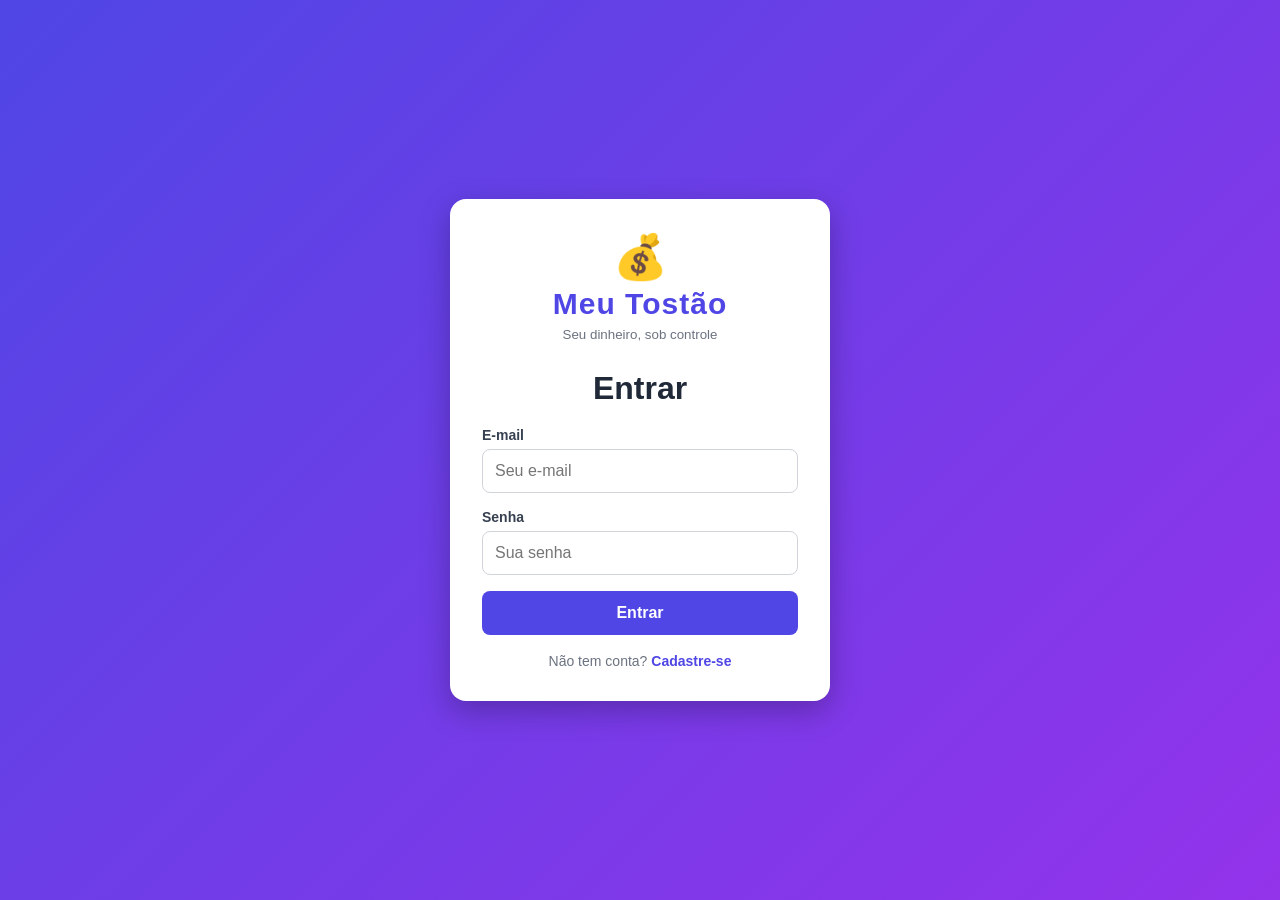
<file: index.html>
<!DOCTYPE html>
<html lang="pt-BR">
<head>
  <meta charset="UTF-8">
  <meta name="viewport" content="width=device-width, initial-scale=1.0">
  <title>Meu Tostão - Entrar</title>
  <link rel="stylesheet" href="style.css">
  <script type="module" src="login.js"></script>
</head>
<body>
  <main class="caixa">
    <div class="marca">
      <span class="moeda">💰</span>
      <span class="marca-nome">Meu Tostão</span>
      <small>Seu dinheiro, sob controle</small>
    </div>

    <!-- LOGIN -->
    <form id="form-login">
      <h1>Entrar</h1>

      <label for="login-email">E-mail</label>
      <input
        type="email"
        id="login-email"
        placeholder="Seu e-mail"
        autocomplete="email"
        required
      >

      <label for="login-senha">Senha</label>
      <input
        type="password"
        id="login-senha"
        placeholder="Sua senha"
        autocomplete="current-password"
        required
      >

      <button type="submit">Entrar</button>

      <p class="aviso" id="aviso-login" role="status" aria-live="polite"></p>

      <p class="troca">
        Não tem conta?
        <a href="#" id="ir-cadastro">Cadastre-se</a>
      </p>
    </form>

    <!-- CADASTRO -->
    <form id="form-cadastro" class="escondido">
      <h1>Criar conta</h1>

      <label for="cad-nome">Nome</label>
      <input
        type="text"
        id="cad-nome"
        placeholder="Seu nome"
        autocomplete="name"
        required
      >

      <label for="cad-email">E-mail</label>
      <input
        type="email"
        id="cad-email"
        placeholder="Seu e-mail"
        autocomplete="email"
        required
      >

      <label for="cad-senha">Senha</label>
      <input
        type="password"
        id="cad-senha"
        placeholder="Mínimo de 6 caracteres"
        minlength="6"
        autocomplete="new-password"
        required
      >

      <button type="submit">Cadastrar</button>

      <p class="aviso" id="aviso-cadastro" role="status" aria-live="polite"></p>

      <p class="troca">
        Já tem conta?
        <a href="#" id="ir-login">Entrar</a>
      </p>
    </form>
  </main>

<script>
document.addEventListener("contextmenu", function (e) {
  e.preventDefault();
});

document.addEventListener("keydown", function (e) {
  if (
    e.key === "F12" ||
    (e.ctrlKey && e.shiftKey && ["I", "J", "C"].includes(e.key.toUpperCase())) ||
    (e.ctrlKey && e.key.toUpperCase() === "U")
  ) {
    e.preventDefault();
  }
});
</script>

</body>
</html>
</file>
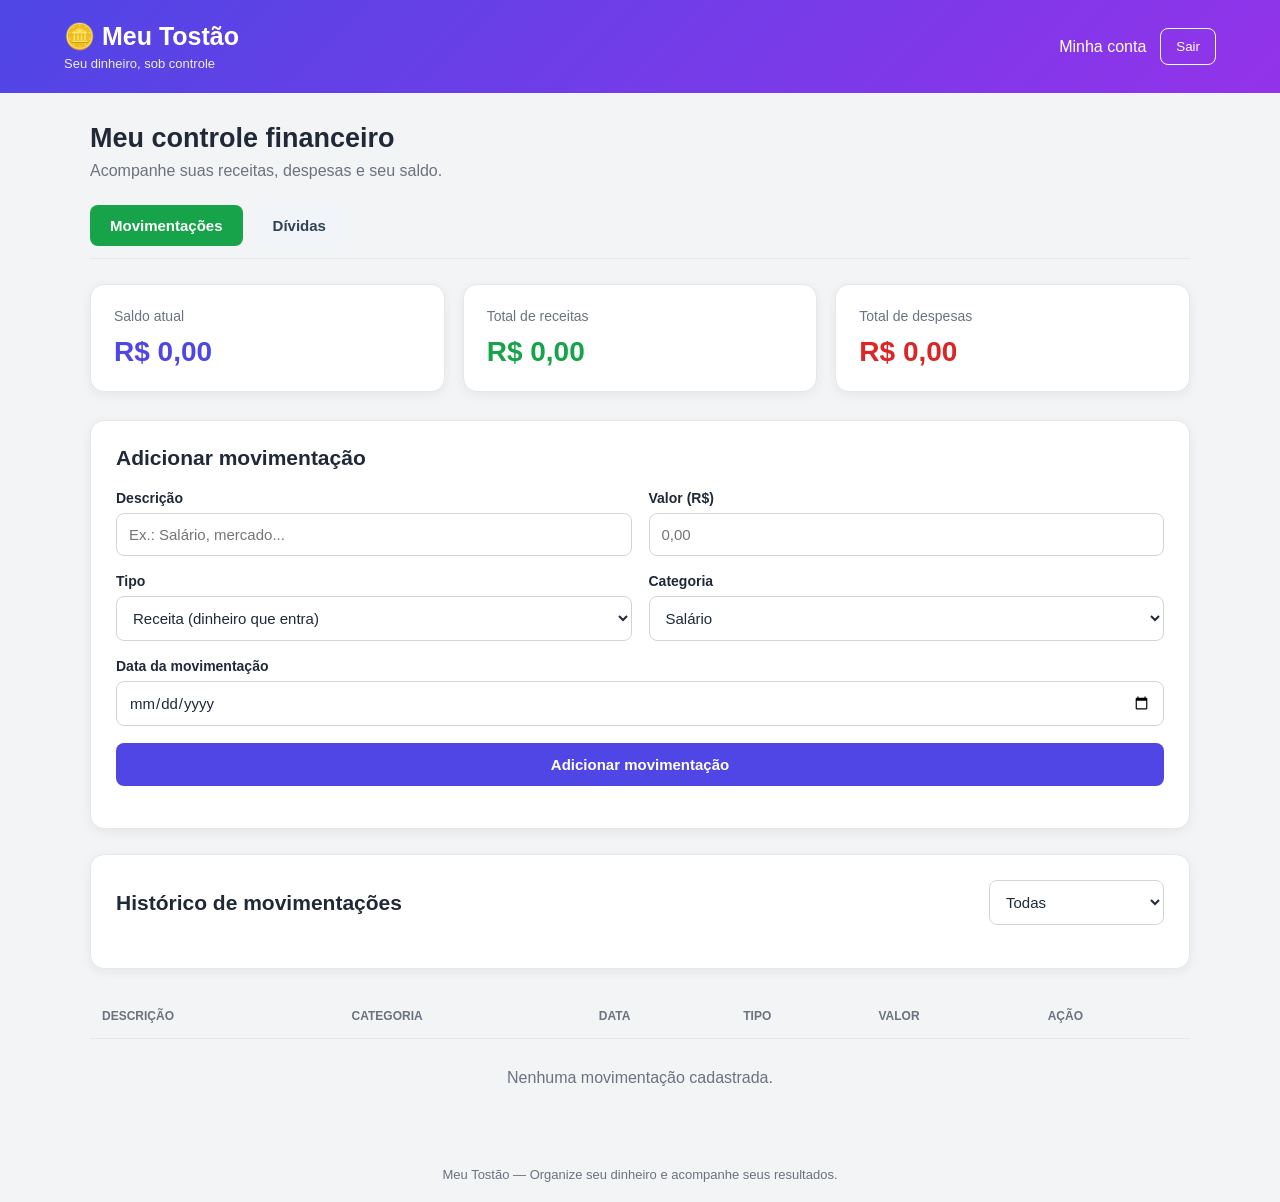
<file: gastos.html>
<!DOCTYPE html>
<html lang="pt-BR">
<head>
  <meta charset="UTF-8">
  <meta name="viewport" content="width=device-width, initial-scale=1.0">
  <title>Meu Tostão - Controle Financeiro</title>

  <style>
          
/* Abas de navegação */
.abas {
  display: flex;
  gap: 10px;
  margin-bottom: 20px;
}

.aba {
  padding: 12px 20px;
  border: none;
  border-radius: 8px;
  background: #f1f5f9;
  color: #334155;
  font-size: 15px;
  font-weight: 600;
  cursor: pointer;
}

.aba.ativa {
  background: #16a34a;
  color: white;
}
.abas {
  display: flex;
  gap: 10px;
  margin: 25px 0;
  border-bottom: 1px solid #e5e7eb;
  padding-bottom: 12px;
}

.btn-aba {
  border: none;
  border-radius: 8px;
  padding: 12px 18px;
  background: #e5e7eb;
  color: #374151;
  font-weight: bold;
  cursor: pointer;
}

.btn-aba.ativa {
  background: #4f46e5;
  color: white;
}

.resumo-dividas {
  display: grid;
  grid-template-columns: repeat(3, minmax(0, 1fr));
  gap: 14px;
  margin-bottom: 22px;
}

.status-divida {
  display: inline-block;
  padding: 6px 10px;
  border-radius: 20px;
  font-size: 12px;
  font-weight: bold;
}

.status-pendente {
  background: #fef3c7;
  color: #92400e;
}

.status-paga {
  background: #dcfce7;
  color: #166534;
}

.btn-pagar {
  border: none;
  background: #dcfce7;
  color: #166534;
  padding: 8px 10px;
  border-radius: 6px;
  cursor: pointer;
  font-weight: bold;
  margin-right: 5px;
}

.btn-pagar:hover {
  background: #bbf7d0;
}

.acoes-divida {
  display: flex;
  gap: 6px;
  align-items: center;
}

@media (max-width: 700px) {
  .resumo-dividas {
    grid-template-columns: 1fr;
  }

  .abas {
    flex-wrap: wrap;
  }
}

  * {
      box-sizing: border-box;
      margin: 0;
      padding: 0;
      font-family: Arial, Helvetica, sans-serif;
    }

    body {
      min-height: 100vh;
      background: #f3f4f6;
      color: #1f2937;
    }

    header {
      background: linear-gradient(135deg, #4f46e5, #9333ea);
      color: white;
      padding: 22px 5%;
      display: flex;
      justify-content: space-between;
      align-items: center;
      gap: 16px;
      flex-wrap: wrap;
    }

    .logo {
      font-size: 25px;
      font-weight: bold;
    }

    .subtitulo {
      margin-top: 5px;
      font-size: 13px;
      opacity: 0.9;
    }

    .usuario {
      display: flex;
      align-items: center;
      gap: 14px;
    }

    .btn-sair {
      padding: 10px 15px;
      border: 1px solid white;
      border-radius: 8px;
      color: white;
      background: transparent;
      cursor: pointer;
    }

    .btn-sair:hover {
      background: rgba(255, 255, 255, 0.15);
    }

    main {
      width: min(1100px, 92%);
      margin: 30px auto;
    }

    .boas-vindas {
      margin-bottom: 24px;
    }

    .boas-vindas h1 {
      font-size: 27px;
      margin-bottom: 8px;
    }

    .boas-vindas p {
      color: #6b7280;
    }

    .resumos {
      display: grid;
      grid-template-columns: repeat(3, minmax(0, 1fr));
      gap: 18px;
      margin-bottom: 28px;
    }

    .cartao {
      background: white;
      padding: 23px;
      border-radius: 14px;
      box-shadow: 0 3px 12px rgba(0, 0, 0, 0.06);
      border: 1px solid #e5e7eb;
      min-width: 0;
    }

    .cartao p {
      color: #6b7280;
      font-size: 14px;
      margin-bottom: 12px;
    }

    .valor {
      font-size: clamp(18px, 2.5vw, 28px);
      font-weight: bold;
      overflow-wrap: anywhere;
    }

    .saldo {
      color: #4f46e5;
    }

    .positivo {
      color: #16a34a;
    }

    .negativo {
      color: #dc2626;
    }

    .secao {
      background: white;
      padding: 25px;
      border-radius: 14px;
      box-shadow: 0 3px 12px rgba(0, 0, 0, 0.06);
      border: 1px solid #e5e7eb;
      margin-bottom: 25px;
    }

    .secao h2 {
      font-size: 21px;
      margin-bottom: 20px;
    }

    .formulario {
      display: grid;
      grid-template-columns: repeat(2, minmax(0, 1fr));
      gap: 17px;
    }

    .campo {
      display: flex;
      flex-direction: column;
      gap: 7px;
    }

    .campo-completo {
      grid-column: 1 / -1;
    }

    label {
      font-size: 14px;
      font-weight: bold;
    }

    input, select {
      width: 100%;
      padding: 12px;
      border: 1px solid #d1d5db;
      border-radius: 8px;
      font-size: 15px;
      background: white;
      color: #1f2937;
    }

    input:focus, select:focus {
      outline: 2px solid #a5b4fc;
      border-color: #4f46e5;
    }

    .btn-principal {
      border: none;
      border-radius: 8px;
      background: #4f46e5;
      color: white;
      padding: 13px 18px;
      font-size: 15px;
      font-weight: bold;
      cursor: pointer;
    }

    .btn-principal:hover {
      background: #4338ca;
    }

    .mensagem {
      grid-column: 1 / -1;
      font-size: 14px;
      overflow-wrap: anywhere;
    }

    .mensagem.erro {
      color: #dc2626;
    }

    .mensagem.sucesso {
      color: #15803d;
    }

    .historico-topo {
      display: flex;
      justify-content: space-between;
      align-items: center;
      gap: 15px;
      flex-wrap: wrap;
      margin-bottom: 18px;
    }

    .historico-topo h2 {
      margin-bottom: 0;
    }

    .filtro {
      width: auto;
      min-width: 155px;
    }

    .tabela-container {
      overflow-x: auto;
    }

    table {
      width: 100%;
      border-collapse: collapse;
      text-align: left;
    }

    th, td {
      padding: 15px 12px;
      border-bottom: 1px solid #e5e7eb;
      white-space: nowrap;
    }

    th {
      font-size: 12px;
      color: #6b7280;
      text-transform: uppercase;
    }

    td {
      font-size: 14px;
    }

    .tipo {
      display: inline-block;
      padding: 5px 9px;
      border-radius: 20px;
      font-size: 12px;
      font-weight: bold;
    }

    .tipo.receita {
      background: #dcfce7;
      color: #166534;
    }

    .tipo.despesa {
      background: #fee2e2;
      color: #991b1b;
    }

    .btn-excluir {
      border: none;
      background: #fee2e2;
      color: #b91c1c;
      padding: 8px 10px;
      border-radius: 6px;
      cursor: pointer;
    }

    .btn-excluir:hover {
      background: #fecaca;
    }

    .vazio {
      text-align: center;
      color: #6b7280;
      padding: 30px 10px;
    }

    footer {
      text-align: center;
      padding: 20px;
      color: #6b7280;
      font-size: 13px;
    }

    @media (max-width: 700px) {
      header {
        padding: 20px 4%;
      }

      main {
        width: 94%;
        margin: 22px auto;
      }

      .resumos {
        grid-template-columns: 1fr;
        gap: 12px;
      }

      .cartao {
        padding: 19px;
      }

      .secao {
        padding: 18px;
      }

      .formulario {
        grid-template-columns: 1fr;
      }

      .campo-completo {
        grid-column: auto;
      }

      .boas-vindas h1 {
        font-size: 23px;
      }
    }
  </style>
</head>

<body>

  <header>
    <div>
      <div class="logo">🪙 Meu Tostão</div>
      <div class="subtitulo">Seu dinheiro, sob controle</div>
    </div>

    <div class="usuario">
      <span id="nome-usuario">Minha conta</span>
      <button type="button" class="btn-sair" id="btn-sair">
        Sair
      </button>
    </div>
  </header>

  <main>
    <section class="boas-vindas">
      <h1>Meu controle financeiro</h1>
      <p>Acompanhe suas receitas, despesas e seu saldo.</p>
    </section>
    

<nav class="abas" aria-label="Navegação financeira">
  <button id="aba-movimentacoes" class="aba ativa" type="button">
    Movimentações
  </button>

  <button id="aba-dividas" class="aba" type="button">
    Dívidas
  </button>
</nav>

<div id="painel-movimentacoes">
    <!-- RESUMO FINANCEIRO -->
    <section class="resumos">
      <article class="cartao">
        <p>Saldo atual</p>
        <div class="valor saldo" id="saldo">R$ 0,00</div>
      </article>

      <article class="cartao">
        <p>Total de receitas</p>
        <div class="valor positivo" id="total-receitas">R$ 0,00</div>
      </article>

      <article class="cartao">
        <p>Total de despesas</p>
        <div class="valor negativo" id="total-despesas">R$ 0,00</div>
      </article>
    </section>

    <!-- NOVA MOVIMENTAÇÃO -->
    <section class="secao">
      <h2>Adicionar movimentação</h2>

      <form id="form-movimentacao" class="formulario">
        <div class="campo">
          <label for="descricao">Descrição</label>
          <input
            type="text"
            id="descricao"
            placeholder="Ex.: Salário, mercado..."
            maxlength="100"
            required
          >
        </div>

        <div class="campo">
          <label for="valor">Valor (R$)</label>
          <input
            type="number"
            id="valor"
            placeholder="0,00"
            min="0.01"
            max="1000000000"
            step="0.01"
            required
          >
        </div>

        <div class="campo">
          <label for="tipo">Tipo</label>
          <select id="tipo" required>
            <option value="receita">Receita (dinheiro que entra)</option>
            <option value="despesa">Despesa (dinheiro que sai)</option>
          </select>
        </div>

        <div class="campo">
          <label for="categoria">Categoria</label>
          <select id="categoria" required>
            <option value="Salário">Salário</option>
            <option value="Alimentação">Alimentação</option>
            <option value="Transporte">Transporte</option>
            <option value="Moradia">Moradia</option>
            <option value="Estudos">Estudos</option>
            <option value="Lazer">Lazer</option>
            <option value="Saúde">Saúde</option>
            <option value="Investimentos">Investimentos</option>
            <option value="Outros">Outros</option>
          </select>
        </div>

        <div class="campo campo-completo">
          <label for="data">Data da movimentação</label>
          <input type="date" id="data" required>
        </div>

        <button type="submit" class="btn-principal campo-completo">
          Adicionar movimentação
        </button>

        <p id="mensagem" class="mensagem campo-completo"
           role="status" aria-live="polite"></p>
      </form>
    </section>

    <!-- HISTÓRICO -->
    <section class="secao">
      <div class="historico-topo">
        <h2>Histórico de movimentações</h2>

        <select id="filtro" class="filtro" aria-label="Filtrar movimentações">
          <option value="todas">Todas</option>
          <option value="receita">Somente receitas</option>
          <option value="despesa">Somente despesas</option>
        </select>
  </div>        
      </div>

      <div class="tabela-container">
        <table>
          <thead>
            <tr>
              <th>Descrição</th>
              <th>Categoria</th>
              <th>Data</th>
              <th>Tipo</th>
              <th>Valor</th>
              <th>Ação</th>
            </tr>
          </thead>

          <tbody id="lista-movimentacoes"></tbody>
        </table>

        <p id="historico-vazio" class="vazio">
          Nenhuma movimentação cadastrada.
        </p>
      </div>
    </section>

<!-- ABA DE DÍVIDAS -->
<section class="secao" id="painel-dividas" hidden>
  <h2>Cadastrar uma dívida</h2>

  <form id="form-divida" class="formulario">
    <div class="campo">
      <label for="divida-descricao">Nome da dívida</label>
      <input
        type="text"
        id="divida-descricao"
        maxlength="100"
        placeholder="Ex.: Conta de luz, cartão..."
        required
      >
    </div>

    <div class="campo">
      <label for="divida-valor">Valor (R$)</label>
      <input
        type="number"
        id="divida-valor"
        min="0.01"
        max="1000000000"
        step="0.01"
        placeholder="0,00"
        required
      >
    </div>

    <div class="campo campo-completo">
      <label for="divida-vencimento">Data de vencimento</label>
      <input type="date" id="divida-vencimento" required>
    </div>

    <button type="submit" class="btn-principal campo-completo">
      Cadastrar dívida
    </button>

    <p id="mensagem-divida" class="mensagem campo-completo"
       role="status" aria-live="polite"></p>
  </form>

  <h2 style="margin-top: 30px;">Resumo das dívidas</h2>

  <div class="resumo-dividas">
    <article class="cartao">
      <p>Total pendente</p>
      <div class="valor negativo" id="total-pendente">R$ 0,00</div>
    </article>

    <article class="cartao">
      <p>Total pago</p>
      <div class="valor positivo" id="total-pago">R$ 0,00</div>
    </article>

    <article class="cartao">
      <p>Contas pendentes</p>
      <div class="valor saldo" id="quantidade-pendente">0</div>
    </article>
  </div>

  <div class="historico-topo">
    <h2>Minhas dívidas</h2>

    <select id="filtro-dividas" class="filtro"
            aria-label="Filtrar dívidas">
      <option value="todas">Todas</option>
      <option value="pendente">Pendentes</option>
      <option value="paga">Pagas</option>
    </select>
  </div>

  <div class="tabela-container">
    <table>
      <thead>
        <tr>
          <th>Dívida</th>
          <th>Vencimento</th>
          <th>Valor</th>
          <th>Status</th>
          <th>Ação</th>
        </tr>
      </thead>

      <tbody id="lista-dividas"></tbody>
    </table>

    <p id="dividas-vazias" class="vazio">
      Nenhuma dívida cadastrada.
    </p>
  </div>
</section>

  </main>

  <footer>
    Meu Tostão — Organize seu dinheiro e acompanhe seus resultados.
  </footer>

<script type="module" src="gastos.js"></script>
</body>
</html>
</file>
<file: style.css>
* {
  box-sizing: border-box;
  margin: 0;
  padding: 0;
  font-family: Arial, Helvetica, sans-serif;
}

body {
  min-height: 100vh;
  display: flex;
  align-items: center;
  justify-content: center;
  padding: 20px;
  background: linear-gradient(135deg, #4f46e5, #9333ea);
}

.caixa {
  background: #fff;
  width: 100%;
  max-width: 380px;
  padding: 32px;
  border-radius: 16px;
  box-shadow: 0 10px 30px rgba(0, 0, 0, 0.25);
}

.marca {
  display: flex;
  flex-direction: column;
  align-items: center;
  margin-bottom: 28px;
}

.moeda {
  font-size: 44px;
  margin-bottom: 4px;
}

.marca-nome {
  font-size: 30px;
  font-weight: bold;
  color: #4f46e5;
  letter-spacing: 1px;
}

.marca small {
  color: #6b7280;
  margin-top: 6px;
}

h1 {
  margin-bottom: 20px;
  text-align: center;
  color: #1f2937;
}

label {
  display: block;
  text-align: left;
  font-size: 14px;
  font-weight: bold;
  color: #374151;
  margin-bottom: 6px;
}

input {
  display: block;
  width: 100%;
  padding: 12px;
  margin-bottom: 16px;
  border: 1px solid #d1d5db;
  border-radius: 8px;
  font-size: 16px;
  background: #fff;
}

input:focus {
  outline: 2px solid #818cf8;
  border-color: #4f46e5;
}

button {
  width: 100%;
  padding: 13px;
  border: none;
  border-radius: 8px;
  background: #4f46e5;
  color: #fff;
  font-size: 16px;
  font-weight: bold;
  cursor: pointer;
  transition: background 0.2s;
}

button:hover {
  background: #4338ca;
}

button:focus-visible,
a:focus-visible {
  outline: 2px solid #818cf8;
  outline-offset: 3px;
}

.troca {
  margin-top: 18px;
  text-align: center;
  font-size: 14px;
  color: #6b7280;
}

.troca a {
  color: #4f46e5;
  text-decoration: none;
  font-weight: bold;
}

.troca a:hover {
  text-decoration: underline;
}

.aviso {
  margin-top: 12px;
  font-size: 14px;
  line-height: 1.5;
  text-align: center;
  overflow-wrap: anywhere;
  color: #dc2626;
}

.aviso.ok {
  color: #15803d;
}

.escondido {
  display: none !important;
}

@media (max-width: 420px) {
  .caixa {
    padding: 24px;
  }

  .marca-nome {
    font-size: 26px;
  }
}
</file>
